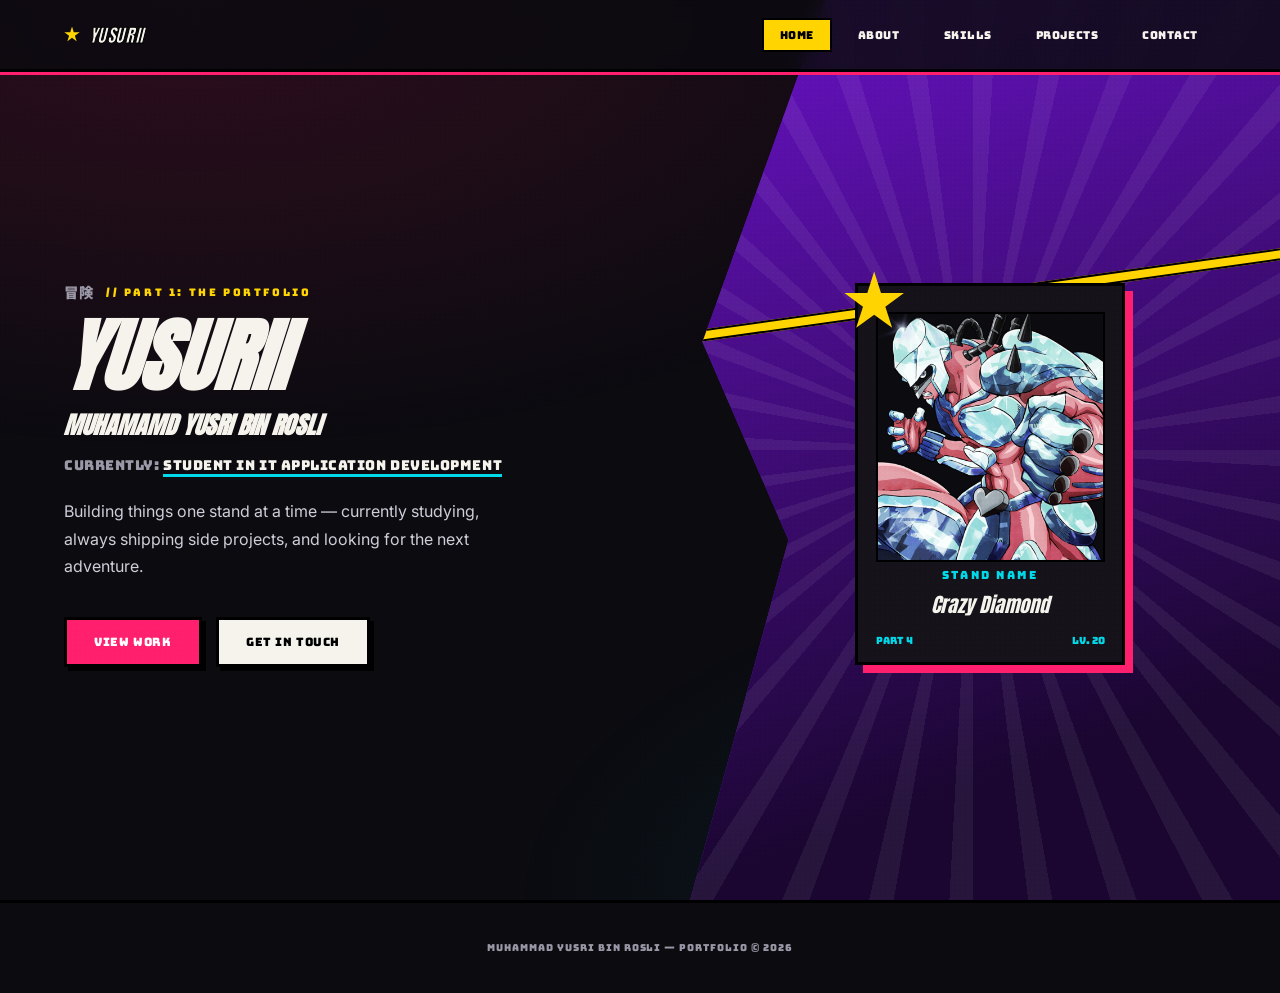
<file: index.html>
<!DOCTYPE html>
<html lang="en">
<head>
<meta charset="UTF-8">
<meta name="viewport" content="width=device-width, initial-scale=1.0">
<title>Yusurii - Home </title>
<link rel="preconnect" href="https://fonts.googleapis.com">
<link href="https://fonts.googleapis.com/css2?family=Anton&family=Bungee&family=Inter:wght@400;500;600;700&family=Noto+Sans+JP:wght@700;900&display=swap" rel="stylesheet">
<link rel="stylesheet" href="style.css">
</head>
<body>

<div class="grain"></div>

<!-- ============================================================
     NAV — same block is copy-pasted on every page.
     If you rename a page, update its href here AND on every
     other page's nav block, and move class="active" to match.
============================================================= -->
<nav>
  <div class="logo"><span class="mark"></span>YUSURII</div>
  <div class="navlinks">
    <a href="index.html" class="active">Home</a>
    <a href="about.html">About</a>
    <a href="skills.html">Skills</a>
    <a href="projects.html">Projects</a>
    <a href="contact.html">Contact</a>
  </div>
</nav>

<!-- ============================================================
     HERO — the big introduction section.
     EDIT: your name is split across 3 lines in the <h1> below.
     EDIT: "Currently: Student" — change to your current status.
     EDIT: the paragraph under hero-desc — your intro blurb.
     EDIT: the two button links if you want them to go elsewhere.
============================================================= -->
<section class="hero">
  <div class="hero-slash"><div class="bar"></div></div>
  <div class="hero-inner">
    <div class="hero-text">
      <span class="eyebrow"><span class="jp">冒険</span> // Part 1: The Portfolio</span>
      <h1>Yusurii</h1><br>
      <h2>Muhamamd Yusri Bin Rosli</h2>
      <div class="hero-role">Currently: <span>Student in IT APPLICATION DEVELOPMENT</span></div>
      <p class="hero-desc">Building things one stand at a time — currently studying, always shipping side projects, and looking for the next adventure.</p>
      <div class="hero-cta">
        <a href="projects.html" class="btn solid">View Work</a>
        <a href="contact.html" class="btn ghost">Get In Touch</a>
      </div>
    </div>
    <!-- Decorative "stand card" — purely visual, no need to edit -->
    <div class="hero-card">
      <div class="star"></div>
      <div class="hero-card-photo-img"><img src="CrazyDiamond.png" alt="Crazy Diamond"></div>
      <div class="card-label">Stand Name</div>
      <div class="card-name">Crazy Diamond</div>
      <div class="card-num"><span>PART 4</span><span>LV. 20</span></div>
    </div>
  </div>
</section>

<footer>Muhammad Yusri Bin Rosli — Portfolio © 2026</footer>

<script>
  const io = new IntersectionObserver((entries)=>{
    entries.forEach(e=>{ if(e.isIntersecting) e.target.classList.add('in'); });
  },{threshold:0.15});
  document.querySelectorAll('[data-reveal]').forEach(el=>io.observe(el));

  document.getElementById('hamburgerBtn')?.addEventListener('click', ()=>{
    document.getElementById('navlinks').classList.toggle('open');
  });
  document.querySelectorAll('#navlinks a').forEach(link=>{
    link.addEventListener('click', ()=> document.getElementById('navlinks').classList.remove('open'));
  });
</script>

</body>
</html>
</file>
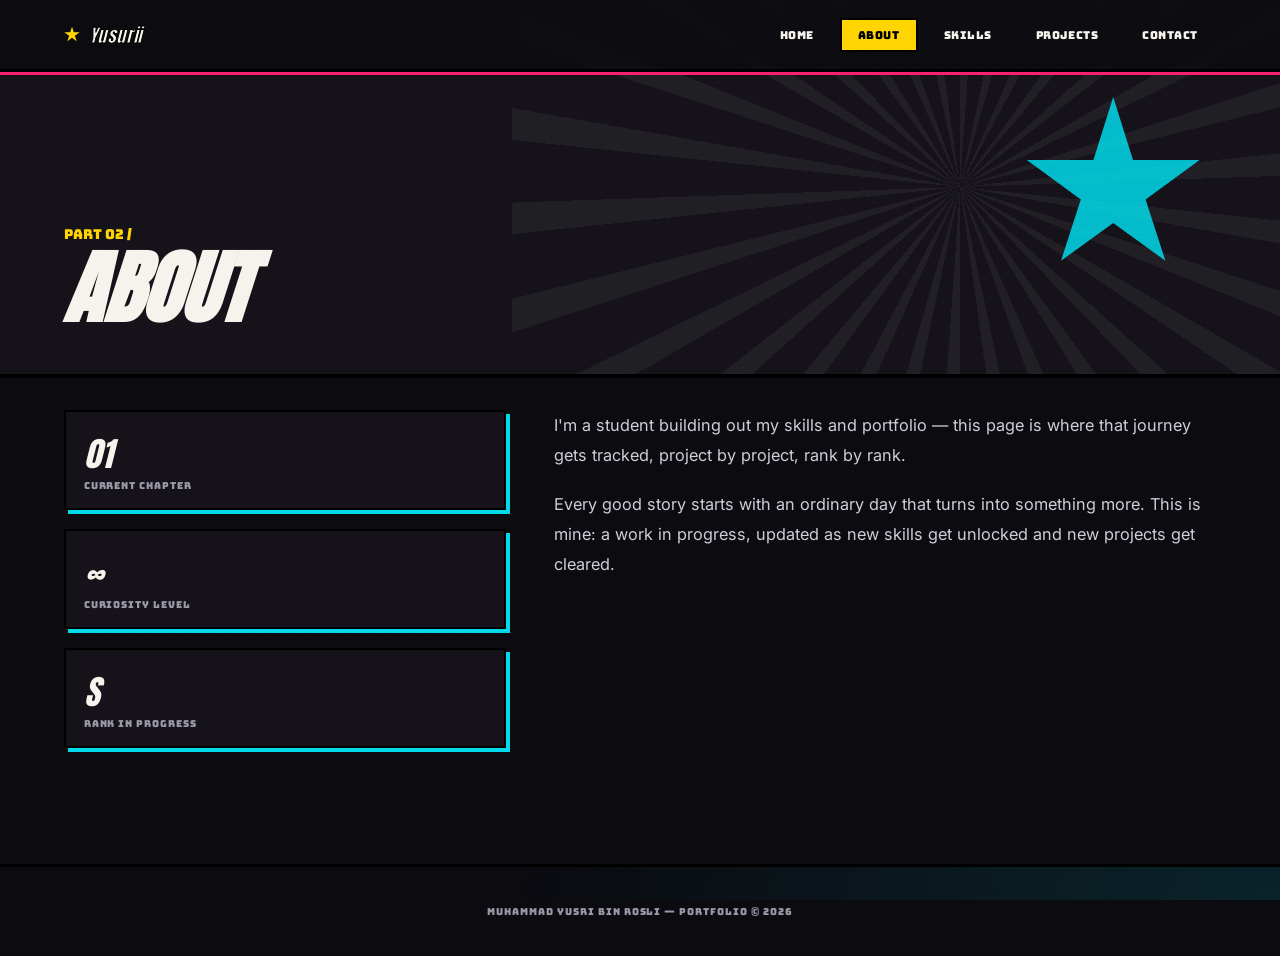
<file: about.html>
<!DOCTYPE html>
<html lang="en">
<head>
<meta charset="UTF-8">
<meta name="viewport" content="width=device-width, initial-scale=1.0">
<title>Yusurii - About</title>
<link rel="preconnect" href="https://fonts.googleapis.com">
<link href="https://fonts.googleapis.com/css2?family=Anton&family=Bungee&family=Inter:wght@400;500;600;700&family=Noto+Sans+JP:wght@700;900&display=swap" rel="stylesheet">
<link rel="stylesheet" href="style.css">
</head>
<body>

<div class="grain"></div>

<nav>
  <div class="logo"><span class="mark"></span>Yusurii</div>
  <div class="navlinks">
    <a href="index.html">Home</a>
    <a href="about.html" class="active">About</a>
    <a href="skills.html">Skills</a>
    <a href="projects.html">Projects</a>
    <a href="contact.html">Contact</a>
  </div>
</nav>

<div class="page-header">
  <div class="burst"></div>
  <div class="page-header-inner">
    <span class="num">PART 02 /</span>
    <h1>About</h1>
  </div>
</div>

<!-- ============================================================
     ABOUT SECTION
     EDIT: the 3 stat boxes below — put whatever short badges you
     want (school year, GPA, hours coded, whatever — keep it short,
     these are meant to read like stat cards, 1-3 characters/digits).
     EDIT: the two paragraphs in about-text — your real bio.
============================================================= -->
<section class="about page-content">
  <div class="about-grid">
    <div>
      <!-- Stat box 1 -->
      <div class="about-stat" data-reveal>
        <div class="n">01</div>
        <div class="l">Current Chapter</div>
      </div>
      <!-- Stat box 2 -->
      <div class="about-stat" data-reveal>
        <div class="n">∞</div>
        <div class="l">Curiosity Level</div>
      </div>
      <!-- Stat box 3 -->
      <div class="about-stat" data-reveal>
        <div class="n">S</div>
        <div class="l">Rank In Progress</div>
      </div>
    </div>
    <div class="about-text" data-reveal>
      <!-- Bio paragraph 1 — swap this out -->
      <p>I'm a student building out my skills and portfolio — this page is where that journey gets tracked, project by project, rank by rank.</p>
      <!-- Bio paragraph 2 — swap this out, or delete if one paragraph is enough -->
      <p>Every good story starts with an ordinary day that turns into something more. This is mine: a work in progress, updated as new skills get unlocked and new projects get cleared.</p>
    </div>
  </div>
</section>

<footer>Muhammad Yusri Bin Rosli — Portfolio © 2026</footer>

<script>
  const io = new IntersectionObserver((entries)=>{
    entries.forEach(e=>{ if(e.isIntersecting) e.target.classList.add('in'); });
  },{threshold:0.15});
  document.querySelectorAll('[data-reveal]').forEach(el=>io.observe(el));
</script>

</body>
</html>
</file>
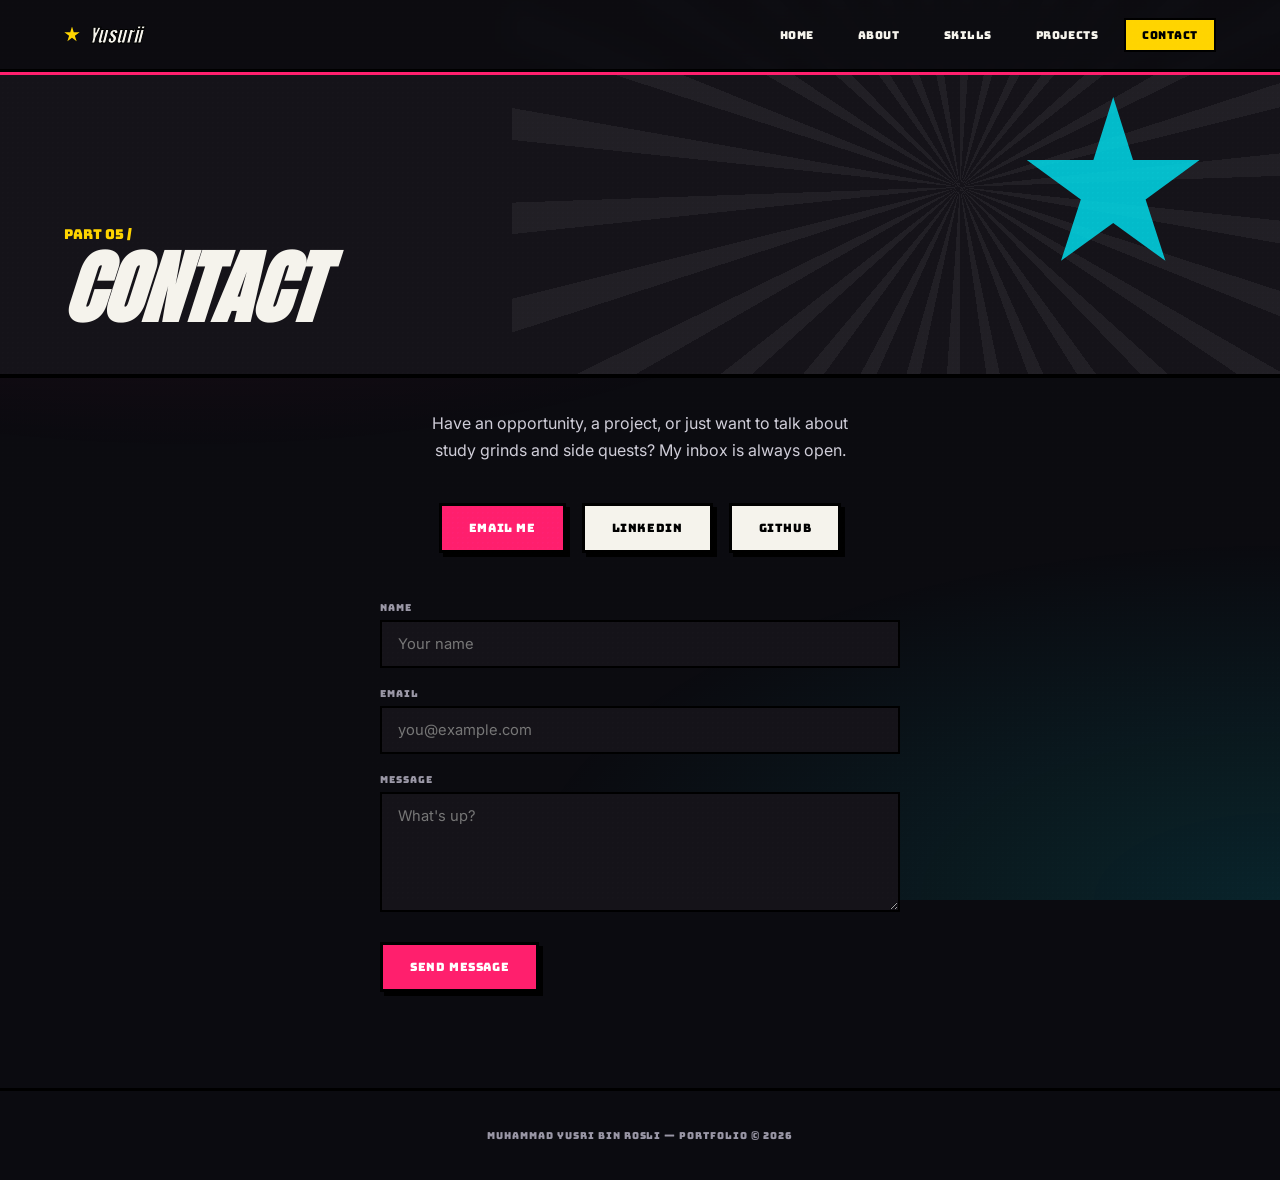
<file: contact.html>
<!DOCTYPE html>
<html lang="en">
<head>
<meta charset="UTF-8">
<meta name="viewport" content="width=device-width, initial-scale=1.0">
<title>Yusurii - Contact</title>
<link rel="preconnect" href="https://fonts.googleapis.com">
<link href="https://fonts.googleapis.com/css2?family=Anton&family=Bungee&family=Inter:wght@400;500;600;700&family=Noto+Sans+JP:wght@700;900&display=swap" rel="stylesheet">
<link rel="stylesheet" href="style.css">
</head>
<body>

<div class="grain"></div>

<nav>
  <div class="logo"><span class="mark"></span>Yusurii</div>
  <div class="navlinks">
    <a href="index.html">Home</a>
    <a href="about.html">About</a>
    <a href="skills.html">Skills</a>
    <a href="projects.html">Projects</a>
    <a href="contact.html" class="active">Contact</a>
  </div>
</nav>

<div class="page-header">
  <div class="burst"></div>
  <div class="page-header-inner">
    <span class="num">PART 05 /</span>
    <h1>Contact</h1>
  </div>
</div>

<!-- ============================================================
     CONTACT SECTION
     EDIT: the intro paragraph below.
     EDIT: the mailto link — replace your.email@example.com with
     your real email.
     EDIT: the LinkedIn / GitHub href="#" links with your real
     profile URLs.

     Note on the form further down: it's a placeholder only — it
     doesn't actually send anything yet, since a plain HTML page
     can't send email by itself. If you want it to really work,
     tell me and I'll wire it up to a form service (e.g. Formspree)
     or turn it into a plain mailto link instead.
============================================================= -->
<section class="contact page-content">
  <p class="hero-desc" data-reveal style="margin-left:auto;margin-right:auto;">Have an opportunity, a project, or just want to talk about study grinds and side quests? My inbox is always open.</p>

  <div class="contact-links" data-reveal style="margin-top:2rem;">
    <a href="mailto:your.email@example.com" class="btn solid">Email Me</a>
    <a href="#" class="btn ghost">LinkedIn</a>
    <a href="#" class="btn ghost">GitHub</a>
  </div>

  <!-- Placeholder contact form — visual only for now, see note above -->
  <form class="contact-form" data-reveal style="margin-top:3rem;">
    <label for="name">Name</label>
    <input type="text" id="name" name="name" placeholder="Your name">

    <label for="email">Email</label>
    <input type="email" id="email" name="email" placeholder="you@example.com">

    <label for="message">Message</label>
    <textarea id="message" name="message" placeholder="What's up?"></textarea>

    <button type="submit" class="btn solid">Send Message</button>
  </form>

</section>

<footer>Muhammad Yusri Bin Rosli — Portfolio © 2026</footer>

<script>
  const io = new IntersectionObserver((entries)=>{
    entries.forEach(e=>{ if(e.isIntersecting) e.target.classList.add('in'); });
  },{threshold:0.15});
  document.querySelectorAll('[data-reveal]').forEach(el=>io.observe(el));

  document.getElementById('hamburgerBtn')?.addEventListener('click', ()=>{
    document.getElementById('navlinks').classList.toggle('open');
  });
  document.querySelectorAll('#navlinks a').forEach(link=>{
    link.addEventListener('click', ()=> document.getElementById('navlinks').classList.remove('open'));
  });
</script>

</body>
</html>
</file>
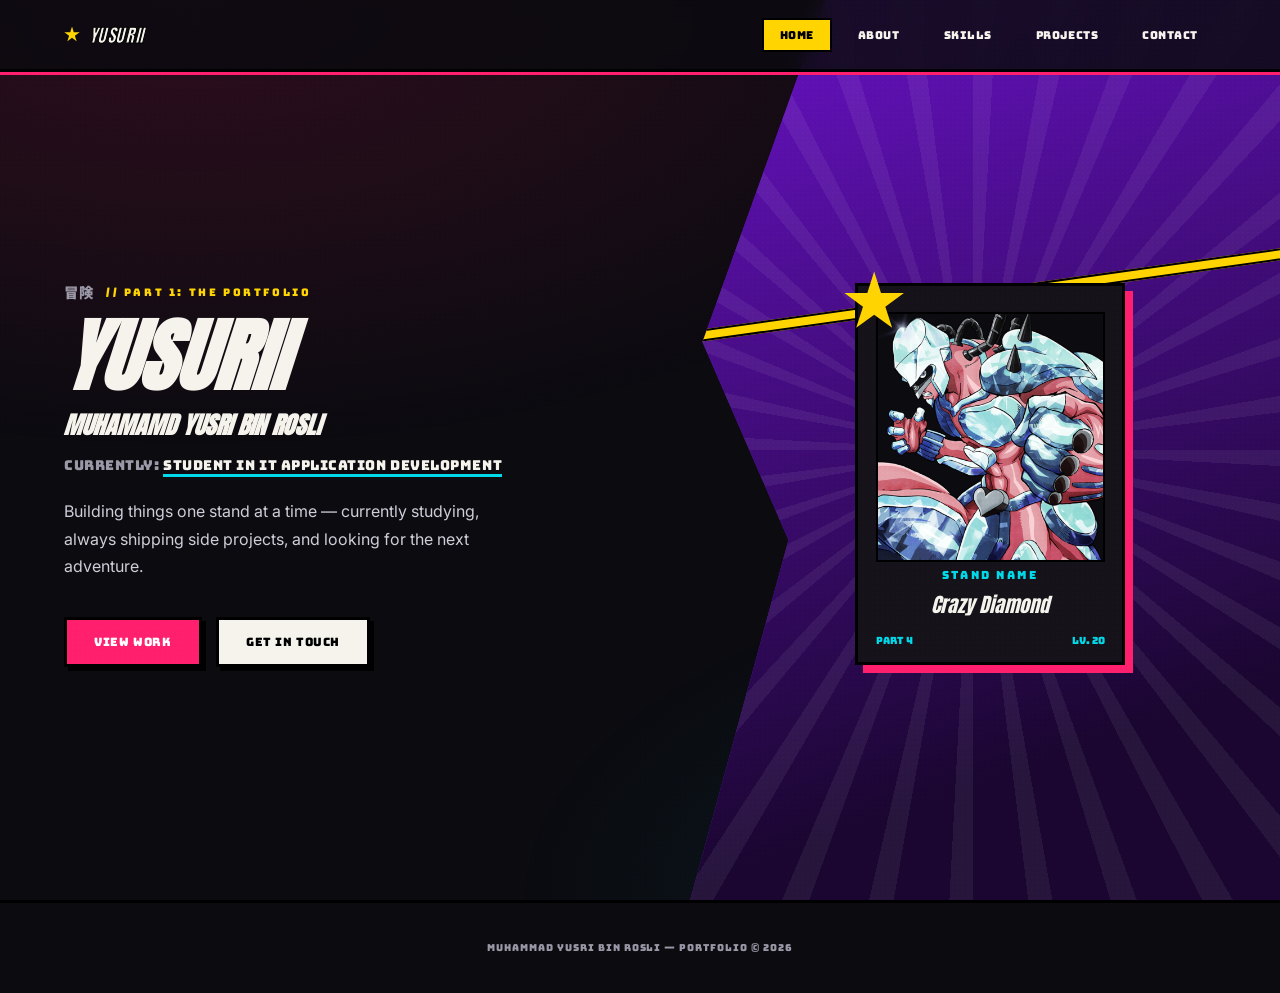
<file: home.html>
<!DOCTYPE html>
<html lang="en">
<head>
<meta charset="UTF-8">
<meta name="viewport" content="width=device-width, initial-scale=1.0">
<title>Muhammad Yusri Bin Rosli — Portfolio</title>
<link rel="preconnect" href="https://fonts.googleapis.com">
<link href="https://fonts.googleapis.com/css2?family=Anton&family=Bungee&family=Inter:wght@400;500;600;700&family=Noto+Sans+JP:wght@700;900&display=swap" rel="stylesheet">
<link rel="stylesheet" href="style.css">
</head>
<body>

<div class="grain"></div>

<!-- ============================================================
     NAV — same block is copy-pasted on every page.
     If you rename a page, update its href here AND on every
     other page's nav block, and move class="active" to match.
============================================================= -->
<nav>
  <div class="logo"><span class="mark"></span>YUSURII</div>
  <div class="navlinks">
    <a href="index.html" class="active">Home</a>
    <a href="about.html">About</a>
    <a href="skills.html">Skills</a>
    <a href="projects.html">Projects</a>
    <a href="contact.html">Contact</a>
  </div>
</nav>

<!-- ============================================================
     HERO — the big introduction section.
     EDIT: your name is split across 3 lines in the <h1> below.
     EDIT: "Currently: Student" — change to your current status.
     EDIT: the paragraph under hero-desc — your intro blurb.
     EDIT: the two button links if you want them to go elsewhere.
============================================================= -->
<section class="hero">
  <div class="hero-slash"><div class="bar"></div></div>
  <div class="hero-inner">
    <div class="hero-text">
      <span class="eyebrow"><span class="jp">冒険</span> // Part 1: The Portfolio</span>
      <h1>Yusurii</h1><br>
      <h2>Muhamamd Yusri Bin Rosli</h2>
      <div class="hero-role">Currently: <span>Student in IT APPLICATION DEVELOPMENT</span></div>
      <p class="hero-desc">Building things one stand at a time — currently studying, always shipping side projects, and looking for the next adventure.</p>
      <div class="hero-cta">
        <a href="projects.html" class="btn solid">View Work</a>
        <a href="contact.html" class="btn ghost">Get In Touch</a>
      </div>
    </div>
    <!-- Decorative "stand card" — purely visual, no need to edit -->
    <div class="hero-card">
      <div class="star"></div>
      <div class="hero-card-photo-img"><img src="CrazyDiamond.png" alt="Crazy Diamond"></div>
      <div class="card-label">Stand Name</div>
      <div class="card-name">Crazy Diamond</div>
      <div class="card-num"><span>PART 4</span><span>LV. 20</span></div>
    </div>
  </div>
</section>

<footer>Muhammad Yusri Bin Rosli — Portfolio © 2026</footer>

<script>
  const io = new IntersectionObserver((entries)=>{
    entries.forEach(e=>{ if(e.isIntersecting) e.target.classList.add('in'); });
  },{threshold:0.15});
  document.querySelectorAll('[data-reveal]').forEach(el=>io.observe(el));
</script>

</body>
</html>
</file>
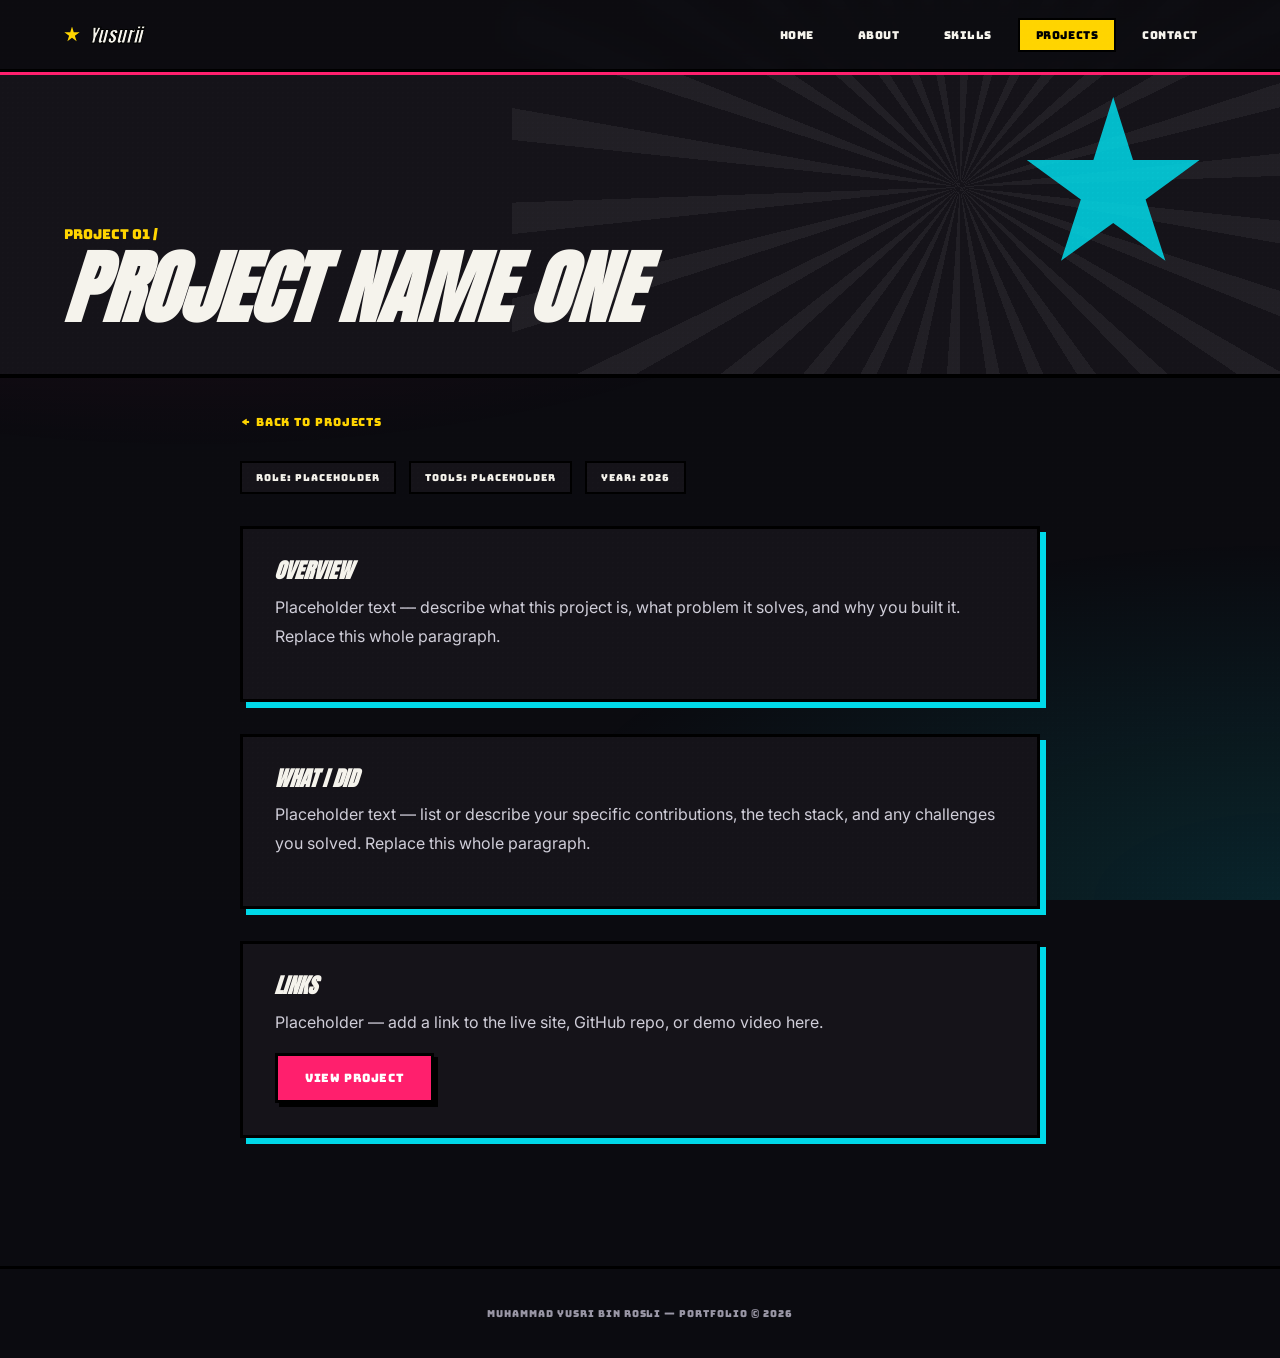
<file: project1.html>
<!DOCTYPE html>
<html lang="en">
<head>
<meta charset="UTF-8">
<meta name="viewport" content="width=device-width, initial-scale=1.0">
<title>Yusurii - Project 1</title> <!-- Change project name when adding projects -->
<link rel="preconnect" href="https://fonts.googleapis.com">
<link href="https://fonts.googleapis.com/css2?family=Anton&family=Bungee&family=Inter:wght@400;500;600;700&family=Noto+Sans+JP:wght@700;900&display=swap" rel="stylesheet">
<link rel="stylesheet" href="style.css">
</head>
<body>

<div class="grain"></div>

<nav>
  <div class="logo"><span class="mark"></span>Yusurii</div>
  <div class="navlinks">
    <a href="index.html">Home</a>
    <a href="about.html">About</a>
    <a href="skills.html">Skills</a>
    <a href="projects.html" class="active">Projects</a>
    <a href="contact.html">Contact</a>
  </div>
</nav>

<div class="page-header">
  <div class="burst"></div>
  <div class="page-header-inner">
    <span class="num">PROJECT 01 /</span>
    <!-- EDIT: project title -->
    <h1>Project Name One</h1>
  </div>
</div>

<!-- ============================================================
     PROJECT DETAIL — this whole section is a template.
     EDIT everything marked below. Delete any body-block you
     don't need, or copy one to add more sections (e.g. a second
     "Screenshots" or "Results" block).
============================================================= -->
<section class="page-content">
  <div class="project-detail">

    <a href="projects.html" class="back-link">← Back to Projects</a>

    <!-- EDIT: quick facts about the project — role, tools used, year, etc.
         Add/remove <span> tags as needed. -->
    <div class="meta">
      <span>Role: Placeholder</span>
      <span>Tools: Placeholder</span>
      <span>Year: 2026</span>
    </div>

    <!-- EDIT: the overview block — what the project is and why you made it -->
    <div class="body-block">
      <h3>Overview</h3>
      <p>Placeholder text — describe what this project is, what problem it solves, and why you built it. Replace this whole paragraph.</p>
    </div>

    <!-- EDIT: what you actually did / built -->
    <div class="body-block">
      <h3>What I Did</h3>
      <p>Placeholder text — list or describe your specific contributions, the tech stack, and any challenges you solved. Replace this whole paragraph.</p>
    </div>

    <!-- EDIT: link out to the live project / repo, or delete this block if not applicable -->
    <div class="body-block">
      <h3>Links</h3>
      <p>Placeholder — add a link to the live site, GitHub repo, or demo video here.</p>
      <a href="#" class="btn solid">View Project</a>
    </div>

  </div>
</section>

<footer>Muhammad Yusri Bin Rosli — Portfolio © 2026</footer>
  
<script>
  const io = new IntersectionObserver((entries)=>{
    entries.forEach(e=>{ if(e.isIntersecting) e.target.classList.add('in'); });
  },{threshold:0.15});
  document.querySelectorAll('[data-reveal]').forEach(el=>io.observe(el));

  document.getElementById('hamburgerBtn')?.addEventListener('click', ()=>{
    document.getElementById('navlinks').classList.toggle('open');
  });
  document.querySelectorAll('#navlinks a').forEach(link=>{
    link.addEventListener('click', ()=> document.getElementById('navlinks').classList.remove('open'));
  });
</script>
  
</body>
</html>
</file>
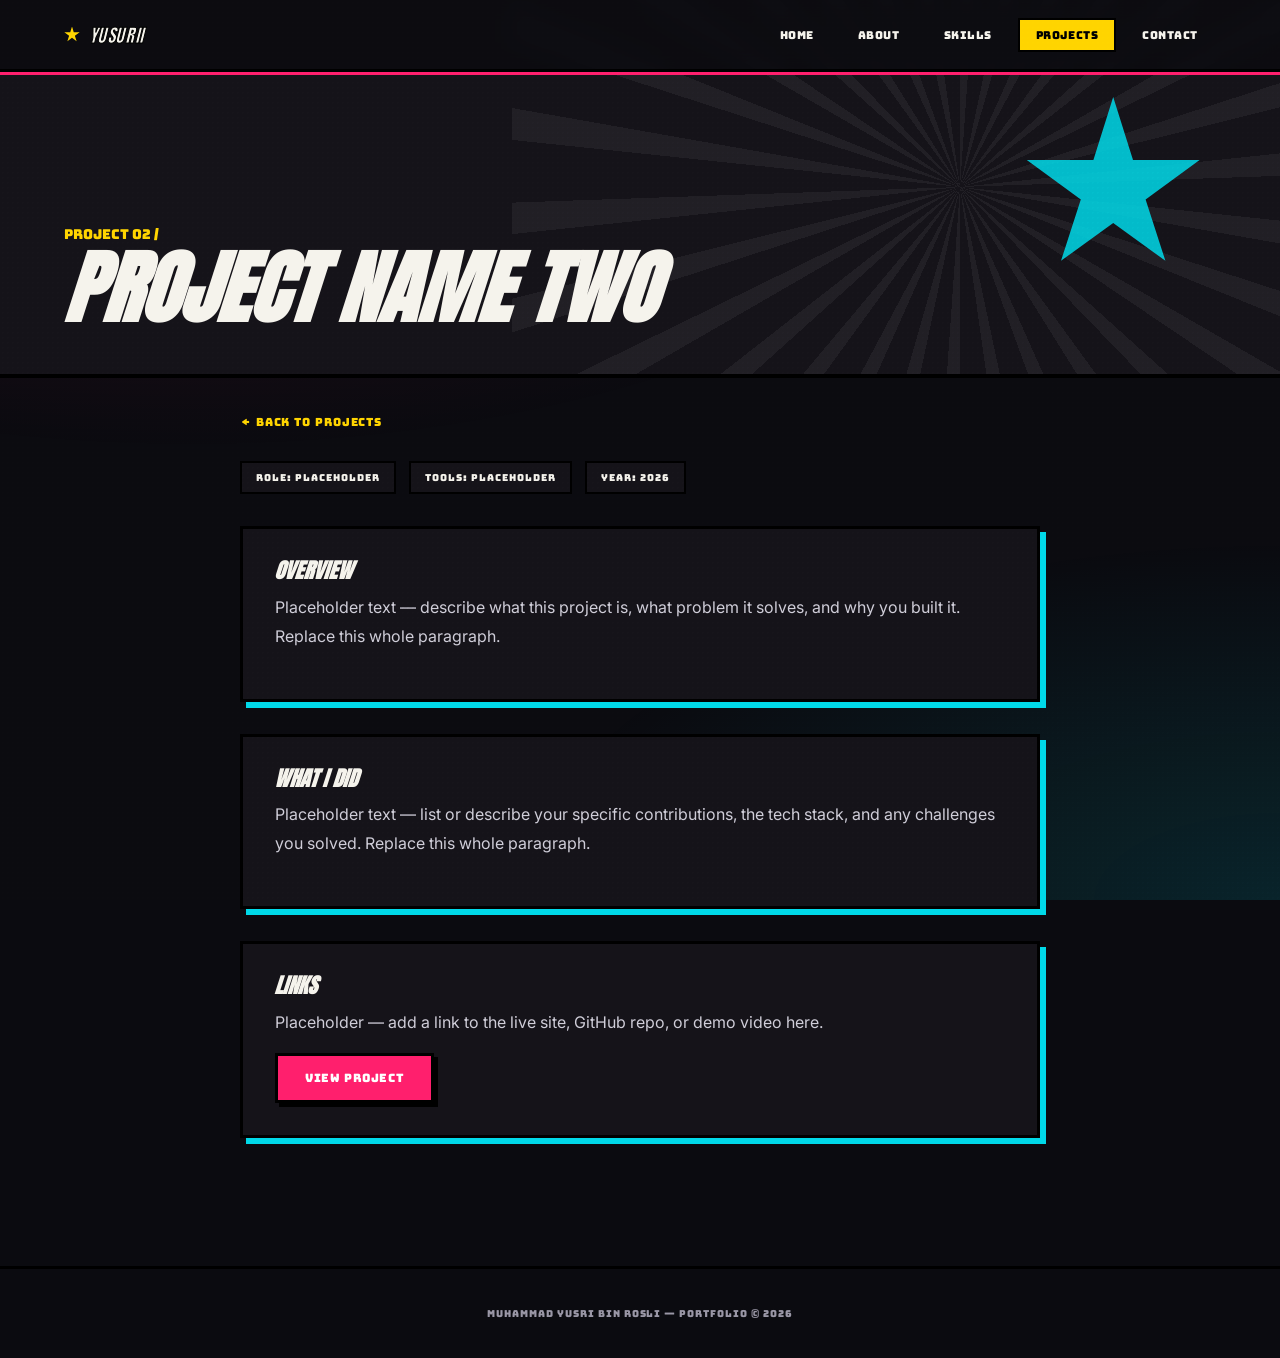
<file: project2.html>
<!DOCTYPE html>
<html lang="en">
<head>
<meta charset="UTF-8">
<meta name="viewport" content="width=device-width, initial-scale=1.0">
<title>Yusurii - Project 2</title>
<link rel="preconnect" href="https://fonts.googleapis.com">
<link href="https://fonts.googleapis.com/css2?family=Anton&family=Bungee&family=Inter:wght@400;500;600;700&family=Noto+Sans+JP:wght@700;900&display=swap" rel="stylesheet">
<link rel="stylesheet" href="style.css">
</head>
<body>

<div class="grain"></div>

<nav>
  <div class="logo"><span class="mark"></span>YUSURII</div>
  <div class="navlinks">
    <a href="index.html">Home</a>
    <a href="about.html">About</a>
    <a href="skills.html">Skills</a>
    <a href="projects.html" class="active">Projects</a>
    <a href="contact.html">Contact</a>
  </div>
</nav>

<div class="page-header">
  <div class="burst"></div>
  <div class="page-header-inner">
    <span class="num">PROJECT 02 /</span>
    <!-- EDIT: project title -->
    <h1>Project Name Two</h1>
  </div>
</div>

<!-- See project1.html for full comments on what each block below is for -->
<section class="page-content">
  <div class="project-detail">

    <a href="projects.html" class="back-link">← Back to Projects</a>

    <div class="meta">
      <span>Role: Placeholder</span>
      <span>Tools: Placeholder</span>
      <span>Year: 2026</span>
    </div>

    <div class="body-block">
      <h3>Overview</h3>
      <p>Placeholder text — describe what this project is, what problem it solves, and why you built it. Replace this whole paragraph.</p>
    </div>

    <div class="body-block">
      <h3>What I Did</h3>
      <p>Placeholder text — list or describe your specific contributions, the tech stack, and any challenges you solved. Replace this whole paragraph.</p>
    </div>

    <div class="body-block">
      <h3>Links</h3>
      <p>Placeholder — add a link to the live site, GitHub repo, or demo video here.</p>
      <a href="#" class="btn solid">View Project</a>
    </div>

  </div>
</section>

<footer>Muhammad Yusri Bin Rosli — Portfolio © 2026</footer>

<script>
  const io = new IntersectionObserver((entries)=>{
    entries.forEach(e=>{ if(e.isIntersecting) e.target.classList.add('in'); });
  },{threshold:0.15});
  document.querySelectorAll('[data-reveal]').forEach(el=>io.observe(el));

  document.getElementById('hamburgerBtn')?.addEventListener('click', ()=>{
    document.getElementById('navlinks').classList.toggle('open');
  });
  document.querySelectorAll('#navlinks a').forEach(link=>{
    link.addEventListener('click', ()=> document.getElementById('navlinks').classList.remove('open'));
  });
</script>

</body>
</html>
</file>
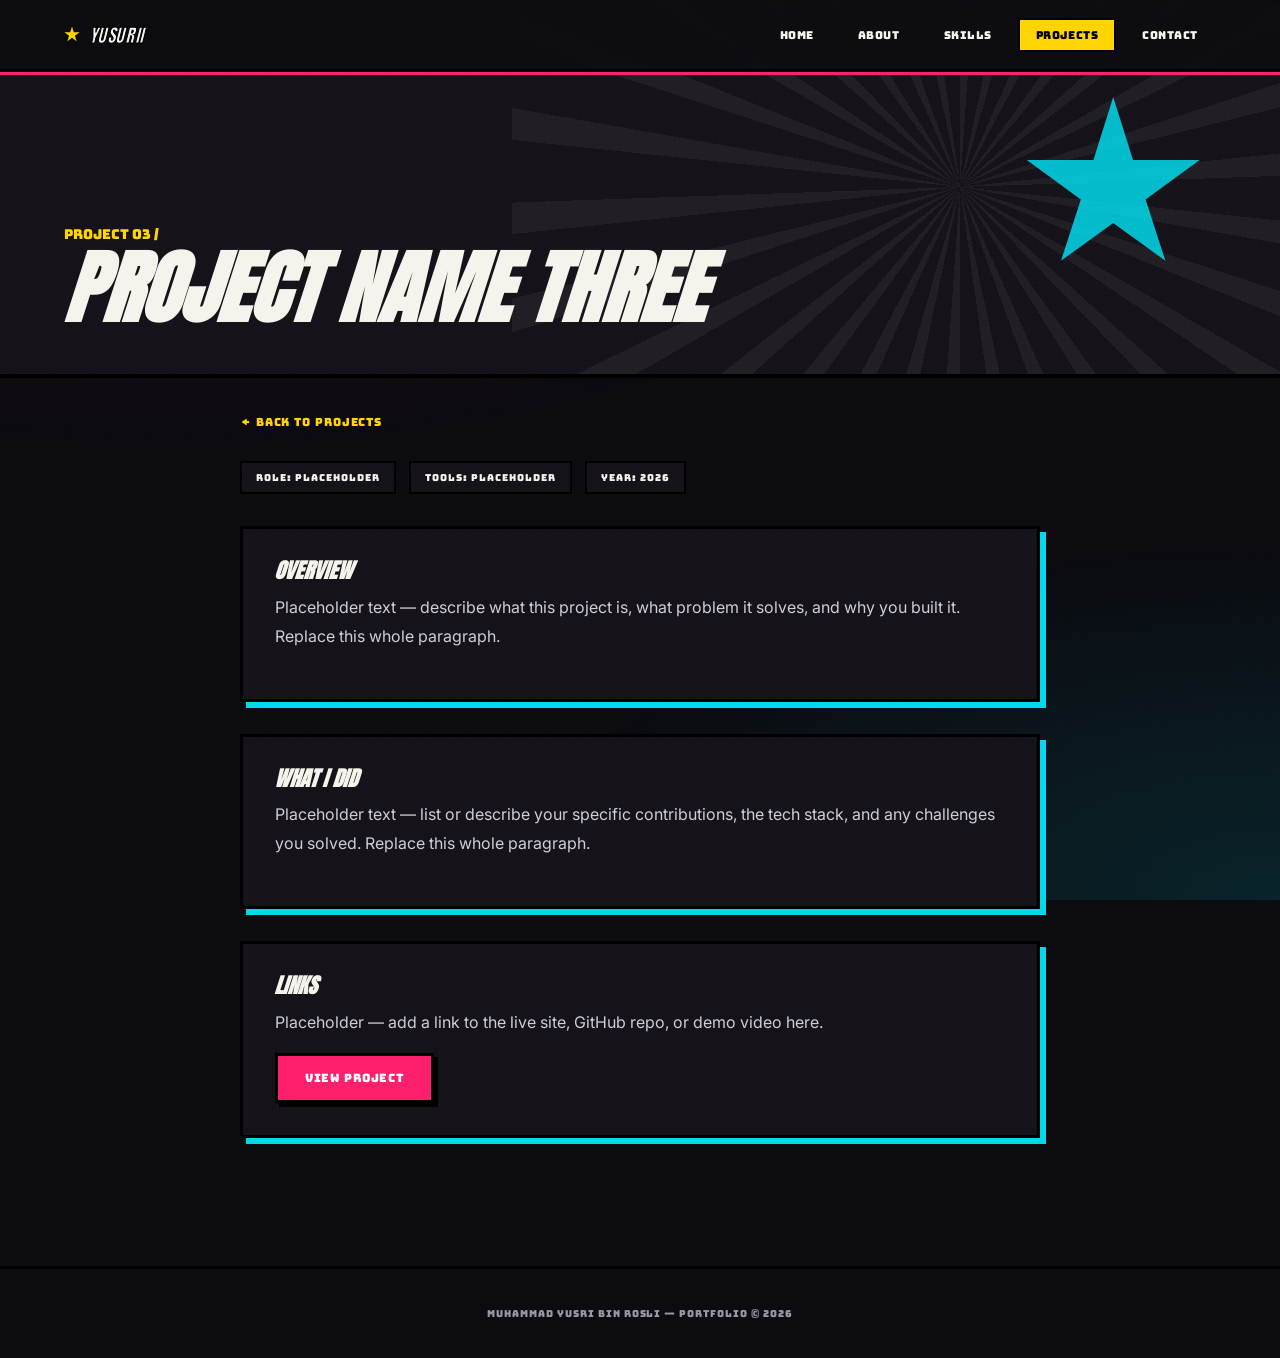
<file: project3.html>
<!DOCTYPE html>
<html lang="en">
<head>
<meta charset="UTF-8">
<meta name="viewport" content="width=device-width, initial-scale=1.0">
<title>Yusurii - Project3</title> <!-- change project name when adding -->
<link rel="preconnect" href="https://fonts.googleapis.com">
<link href="https://fonts.googleapis.com/css2?family=Anton&family=Bungee&family=Inter:wght@400;500;600;700&family=Noto+Sans+JP:wght@700;900&display=swap" rel="stylesheet">
<link rel="stylesheet" href="style.css">
</head>
<body>

<div class="grain"></div>

<nav>
  <div class="logo"><span class="mark"></span>YUSURII</div>
  <div class="navlinks">
    <a href="index.html">Home</a>
    <a href="about.html">About</a>
    <a href="skills.html">Skills</a>
    <a href="projects.html" class="active">Projects</a>
    <a href="contact.html">Contact</a>
  </div>
</nav>

<div class="page-header">
  <div class="burst"></div>
  <div class="page-header-inner">
    <span class="num">PROJECT 03 /</span>
    <!-- EDIT: project title -->
    <h1>Project Name Three</h1>
  </div>
</div>

<!-- See project1.html for full comments on what each block below is for -->
<section class="page-content">
  <div class="project-detail">

    <a href="projects.html" class="back-link">← Back to Projects</a>

    <div class="meta">
      <span>Role: Placeholder</span>
      <span>Tools: Placeholder</span>
      <span>Year: 2026</span>
    </div>

    <div class="body-block">
      <h3>Overview</h3>
      <p>Placeholder text — describe what this project is, what problem it solves, and why you built it. Replace this whole paragraph.</p>
    </div>

    <div class="body-block">
      <h3>What I Did</h3>
      <p>Placeholder text — list or describe your specific contributions, the tech stack, and any challenges you solved. Replace this whole paragraph.</p>
    </div>

    <div class="body-block">
      <h3>Links</h3>
      <p>Placeholder — add a link to the live site, GitHub repo, or demo video here.</p>
      <a href="#" class="btn solid">View Project</a>
    </div>

  </div>
</section>

<footer>Muhammad Yusri Bin Rosli — Portfolio © 2026</footer>

<script>
  const io = new IntersectionObserver((entries)=>{
    entries.forEach(e=>{ if(e.isIntersecting) e.target.classList.add('in'); });
  },{threshold:0.15});
  document.querySelectorAll('[data-reveal]').forEach(el=>io.observe(el));

  document.getElementById('hamburgerBtn')?.addEventListener('click', ()=>{
    document.getElementById('navlinks').classList.toggle('open');
  });
  document.querySelectorAll('#navlinks a').forEach(link=>{
    link.addEventListener('click', ()=> document.getElementById('navlinks').classList.remove('open'));
  });
</script>
  
</body>
</html>
</file>
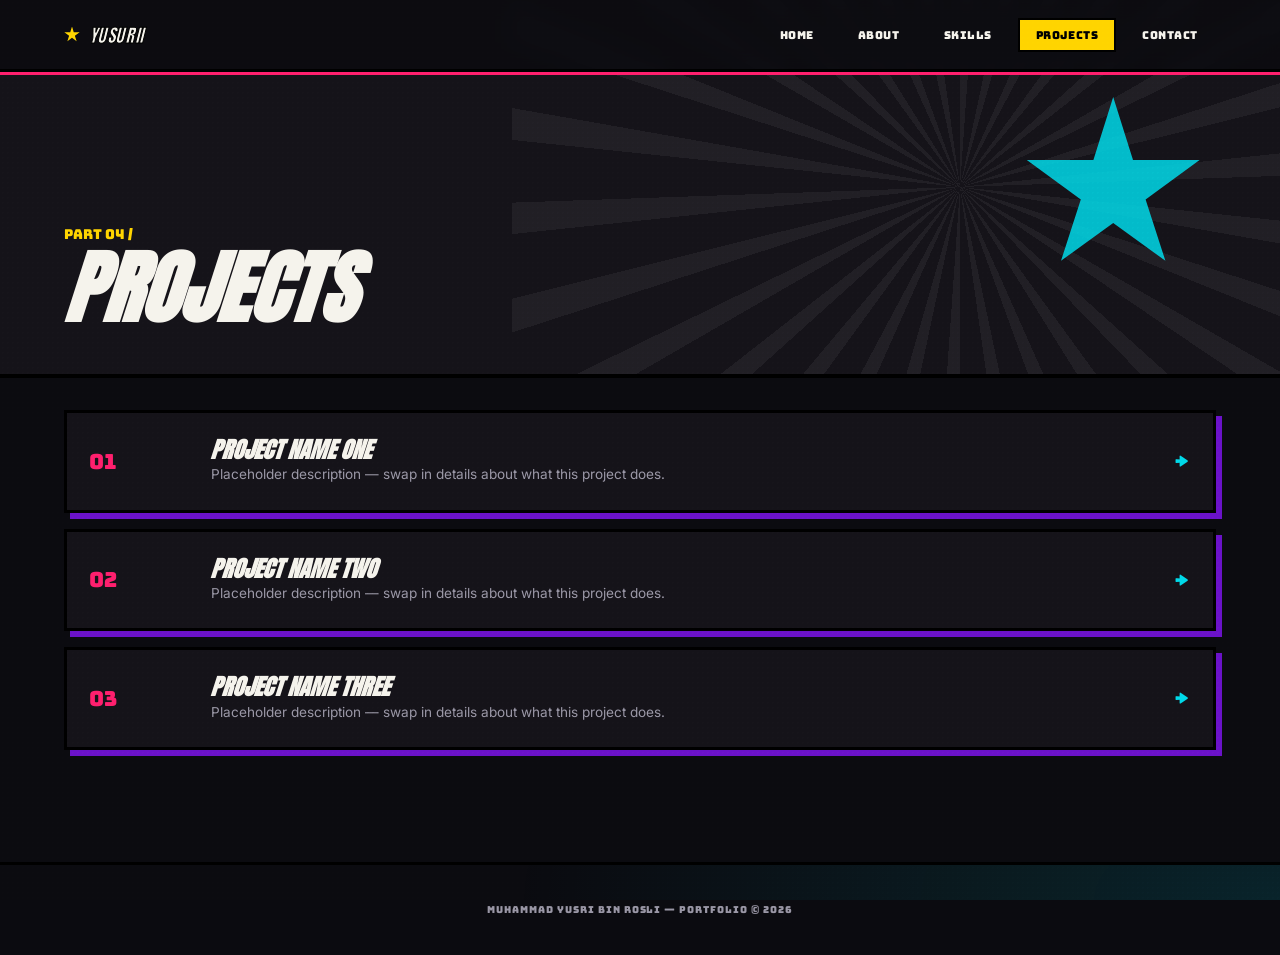
<file: projects.html>
<!DOCTYPE html>
<html lang="en">
<head>
<meta charset="UTF-8">
<meta name="viewport" content="width=device-width, initial-scale=1.0">
<title>Yusurii - Projects</title>
<link rel="preconnect" href="https://fonts.googleapis.com">
<link href="https://fonts.googleapis.com/css2?family=Anton&family=Bungee&family=Inter:wght@400;500;600;700&family=Noto+Sans+JP:wght@700;900&display=swap" rel="stylesheet">
<link rel="stylesheet" href="style.css">
</head>
<body>

<div class="grain"></div>

<nav>
  <div class="logo"><span class="mark"></span>YUSURII</div>
  <div class="navlinks">
    <a href="index.html">Home</a>
    <a href="about.html">About</a>
    <a href="skills.html">Skills</a>
    <a href="projects.html" class="active">Projects</a>
    <a href="contact.html">Contact</a>
  </div>
</nav>

<div class="page-header">
  <div class="burst"></div>
  <div class="page-header-inner">
    <span class="num">PART 04 /</span>
    <h1>Projects</h1>
  </div>
</div>

<!-- ============================================================
     PROJECTS LIST
     Each .proj row is a clickable card that links to its own page
     (project1.html, project2.html, project3.html). Clicking one
     takes you to that project's detail page.

     EDIT inside each row:
       <h3>          -> project name
       .desc text    -> one-line summary shown in the list
       href          -> which detail page it opens (only change
                        this if you rename/add detail page files)

     To add a project 4: duplicate project3.html as project4.html,
     then copy a whole <a class="proj">...</a> block below, change
     its "03" to "04" and point href to "project4.html".
============================================================= -->
<section class="projects page-content">
  <div class="proj-list" data-reveal>

    <!-- Project 1 -->
    <a href="project1.html" class="proj">
      <div class="idx">01</div>
      <div>
        <h3>Project Name One</h3>
        <div class="desc">Placeholder description — swap in details about what this project does.</div>
      </div>
      <div class="arrow">→</div>
    </a>

    <!-- Project 2 -->
    <a href="project2.html" class="proj">
      <div class="idx">02</div>
      <div>
        <h3>Project Name Two</h3>
        <div class="desc">Placeholder description — swap in details about what this project does.</div>
      </div>
      <div class="arrow">→</div>
    </a>

    <!-- Project 3 -->
    <a href="project3.html" class="proj">
      <div class="idx">03</div>
      <div>
        <h3>Project Name Three</h3>
        <div class="desc">Placeholder description — swap in details about what this project does.</div>
      </div>
      <div class="arrow">→</div>
    </a>

    <!-- Add more project rows here, pointing at new project4.html etc -->

  </div>
</section>

<footer>Muhammad Yusri Bin Rosli — Portfolio © 2026</footer>

<script>
  const io = new IntersectionObserver((entries)=>{
    entries.forEach(e=>{ if(e.isIntersecting) e.target.classList.add('in'); });
  },{threshold:0.15});
  document.querySelectorAll('[data-reveal]').forEach(el=>io.observe(el));

  document.getElementById('hamburgerBtn')?.addEventListener('click', ()=>{
    document.getElementById('navlinks').classList.toggle('open');
  });
  document.querySelectorAll('#navlinks a').forEach(link=>{
    link.addEventListener('click', ()=> document.getElementById('navlinks').classList.remove('open'));
  });
</script>

</body>
</html>
</file>
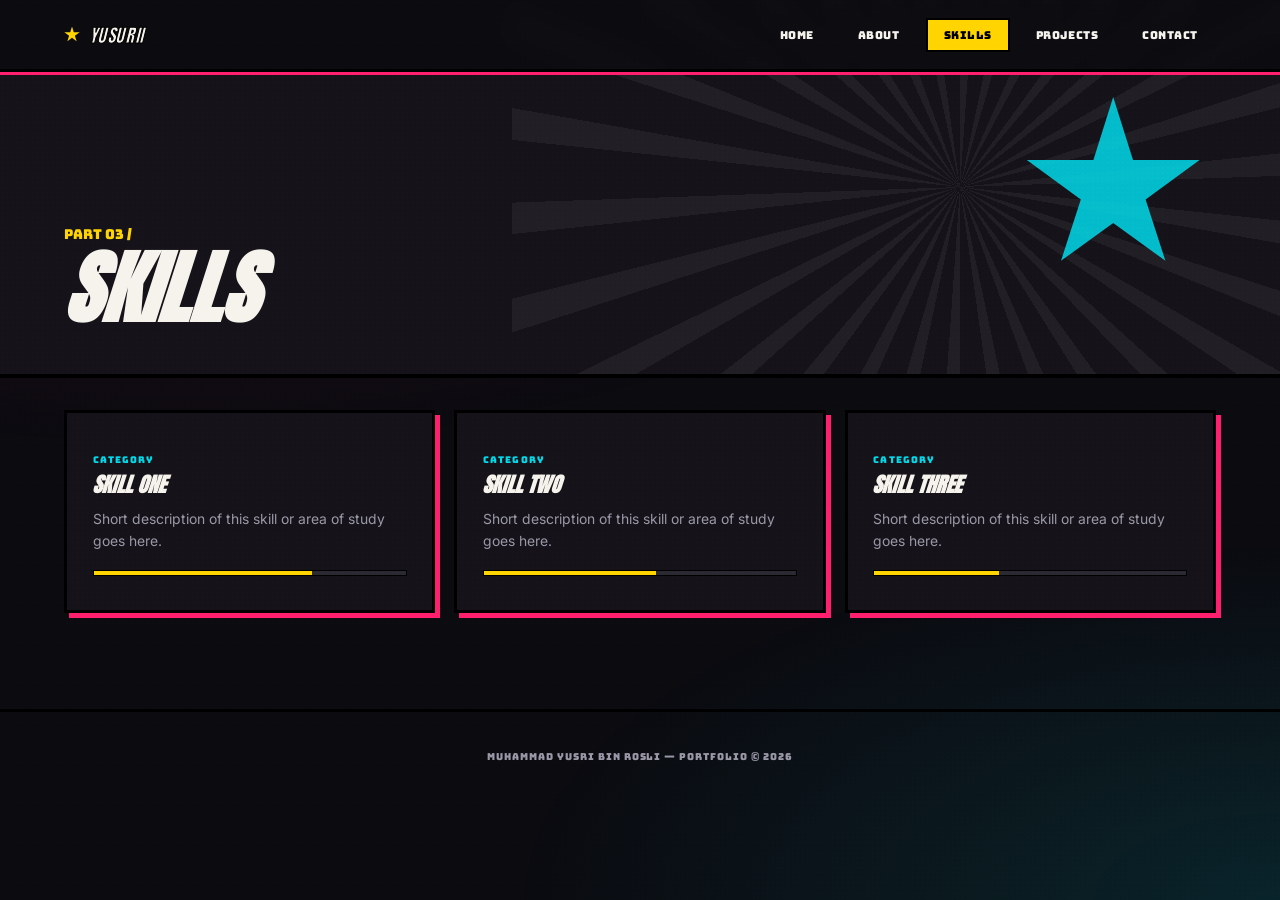
<file: skills.html>
<!DOCTYPE html>
<html lang="en">
<head>
<meta charset="UTF-8">
<meta name="viewport" content="width=device-width, initial-scale=1.0">
<title>Yusurii - Skills</title>
<link rel="preconnect" href="https://fonts.googleapis.com">
<link href="https://fonts.googleapis.com/css2?family=Anton&family=Bungee&family=Inter:wght@400;500;600;700&family=Noto+Sans+JP:wght@700;900&display=swap" rel="stylesheet">
<link rel="stylesheet" href="style.css">
</head>
<body>

<div class="grain"></div>

<nav>
  <div class="logo"><span class="mark"></span>YUSURII</div>
  <div class="navlinks">
    <a href="index.html">Home</a>
    <a href="about.html">About</a>
    <a href="skills.html" class="active">Skills</a>
    <a href="projects.html">Projects</a>
    <a href="contact.html">Contact</a>
  </div>
</nav>

<div class="page-header">
  <div class="burst"></div>
  <div class="page-header-inner">
    <span class="num">PART 03 /</span>
    <h1>Skills</h1>
  </div>
</div>

<!-- ============================================================
     SKILLS GRID
     Each .skill-card below is one skill. To add a new skill, copy
     an entire <div class="skill-card">...</div> block and paste it
     before </div> that closes .skills-grid. To remove one, delete
     its whole block.

     EDIT inside each card:
       .tag   -> a short category label (e.g. "Language", "Tool")
       <h3>   -> the skill name
       <p>    -> one line describing your level / experience
       width in the .bar span -> how "full" the bar looks, 0-100%
============================================================= -->
<section class="page-content">
  <div class="skills-grid" data-reveal>

    <!-- Skill card 1 -->
    <div class="skill-card">
      <span class="tag">Category</span>
      <h3>Skill One</h3>
      <p>Short description of this skill or area of study goes here.</p>
      <div class="bar"><span style="width:70%"></span></div>
    </div>

    <!-- Skill card 2 -->
    <div class="skill-card">
      <span class="tag">Category</span>
      <h3>Skill Two</h3>
      <p>Short description of this skill or area of study goes here.</p>
      <div class="bar"><span style="width:55%"></span></div>
    </div>

    <!-- Skill card 3 -->
    <div class="skill-card">
      <span class="tag">Category</span>
      <h3>Skill Three</h3>
      <p>Short description of this skill or area of study goes here.</p>
      <div class="bar"><span style="width:40%"></span></div>
    </div>

    <!-- Add more skill cards here by copying one of the blocks above -->

  </div>
</section>

<footer>Muhammad Yusri Bin Rosli — Portfolio © 2026</footer>

<script>
  const io = new IntersectionObserver((entries)=>{
    entries.forEach(e=>{ if(e.isIntersecting) e.target.classList.add('in'); });
  },{threshold:0.15});
  document.querySelectorAll('[data-reveal]').forEach(el=>io.observe(el));

  document.getElementById('hamburgerBtn')?.addEventListener('click', ()=>{
    document.getElementById('navlinks').classList.toggle('open');
  });
  document.querySelectorAll('#navlinks a').forEach(link=>{
    link.addEventListener('click', ()=> document.getElementById('navlinks').classList.remove('open'));
  });
</script>

</body>
</html>
</file>
<file: style.css>
/* ============================================================
   STYLE.CSS — shared by every page
   JOJO'S BIZARRE ADVENTURE THEME: comic panels, halftone dots,
   bold italic outlined type, offset-print color "misregistration".

   >>> EDIT ME FIRST: all colors are defined once below under
   :root — change a value there and it updates the whole site.
============================================================ */

:root{
  --ink:#0b0b10;         /* page background */
  --panel:#151319;       /* card/panel background */
  --pink:#ff1f6d;        /* primary accent */
  --cyan:#00d9e9;        /* secondary accent */
  --yellow:#ffd400;      /* highlight accent */
  --purple:#6a12c9;      /* deep accent */
  --paper:#f5f3ec;       /* off-white "manga page" text color */
  --grey:#9a97a6;
}
*{margin:0;padding:0;box-sizing:border-box;}
html{scroll-behavior:smooth;}
body{
  background:var(--ink);
  color:var(--paper);
  font-family:'Inter',sans-serif;
  overflow-x:hidden;
  position:relative;
}
::selection{background:var(--pink);color:#fff;}

/* halftone dot texture over the whole page — the classic comic-print look */
body::before{
  content:"";
  position:fixed;inset:0;
  pointer-events:none;
  z-index:9999;
  background-image:radial-gradient(rgba(255,255,255,0.06) 1px, transparent 1px);
  background-size:5px 5px;
  mix-blend-mode:overlay;
}
.grain{position:fixed;inset:0;z-index:-1;background:radial-gradient(ellipse 70% 50% at 15% 0%, rgba(255,31,109,0.15), transparent), radial-gradient(ellipse 60% 40% at 100% 100%, rgba(0,217,233,0.12), transparent);}

a{color:inherit;text-decoration:none;}

.eyebrow{
  font-family:'Bungee',cursive;
  font-size:.65rem;
  letter-spacing:.25em;
  text-transform:uppercase;
  color:var(--yellow);
  display:flex;align-items:center;gap:.7rem;
}
.jp{
  font-family:'Noto Sans JP',sans-serif;
  color:var(--grey);
  font-weight:900;
  font-size:.9rem;
  letter-spacing:.1em;
}

h1,h2,h3{
  font-family:'Anton',sans-serif;
  text-transform:uppercase;
  line-height:.92;
  font-style:italic;
  transform:skewX(-4deg);
}

/* ===== NAV ===== */
nav{
  position:fixed;
  top:0;
  left:0;
  right:0;
  z-index:1000;
  display:flex;
  justify-content:space-between;
  align-items:center;
  padding:1.1rem clamp(1.5rem,5vw,4rem);
  background:rgba(11,11,16,0.85);
  backdrop-filter:blur(10px);
  border-bottom:3px solid #000;
  box-shadow:0 3px 0 var(--pink);
}

.logo{
  font-family:'Anton',sans-serif;
  font-style:italic;
  font-size:1.15rem;
  letter-spacing:.03em;
  display:flex;
  align-items:center;
  gap:.55rem;
  -webkit-text-stroke:1px #000;
}

.logo .mark{
  width:16px;
  height:16px;
  background:var(--yellow);
  clip-path:polygon(50% 0%,61% 35%,98% 35%,68% 57%,79% 91%,50% 70%,21% 91%,32% 57%,2% 35%,39% 35%);
  display:inline-block;
}

.navlinks{
  display:flex;
  gap:.5rem;
  font-family:'Bungee',cursive;
  font-size:.68rem;
  letter-spacing:.05em;
  text-transform:uppercase;
}

.navlinks a{
  position:relative;
  padding:.5rem 1rem;
  border:2px solid transparent;
  transition:background .2s, color .2s, border-color .2s, transform .15s;
  display:inline-block;
}

.navlinks a:hover{
  background:var(--pink);
  color:#fff;
  border-color:#000;
  transform:translateY(-2px) rotate(-1deg);
}

.navlinks a.active{
  background:var(--yellow);
  color:#000;
  border-color:#000;
}

@media(max-width:780px){
  .navlinks{display:none;}
}

/* ===== PAGE HEADER (About / Skills / Projects / Contact banner) ===== */
.page-header{
  min-height:42vh;
  display:flex;
  align-items:flex-end;
  position:relative;
  padding:8rem clamp(1.5rem,5vw,4rem) 3rem;
  overflow:hidden;
  background:var(--panel);
  border-bottom:4px solid #000;
}

.page-header::before{
  content:"";
  position:absolute;
  top:-20%;
  right:-10%;
  width:70%;
  height:140%;
  background:repeating-conic-gradient(from 0deg, rgba(255,255,255,0.05) 0deg 4deg, transparent 4deg 12deg);
  z-index:0;
}

.page-header .burst{
  position:absolute;
  right:6%;
  top:50%;
  transform:translateY(-50%);
  width:180px;
  height:180px;
  background:var(--cyan);
  clip-path:polygon(50% 0%,61% 35%,98% 35%,68% 57%,79% 91%,50% 70%,21% 91%,32% 57%,2% 35%,39% 35%);
  opacity:.85;
  z-index:0;
}

.page-header-inner{
  position:relative;
  z-index:2;
}

.page-header .num{
  font-family:'Bungee',cursive;
  color:var(--yellow);
  font-size:.85rem;
}

.page-header h1{
  font-size:clamp(2.6rem,7vw,5rem);
  margin-top:.6rem;
}

/* ===== HERO (home page) ===== */
.hero{min-height:100vh;display:flex;align-items:center;position:relative;padding:7rem clamp(1.5rem,5vw,4rem) 4rem;}
.hero-slash{
  position:absolute;top:0;bottom:0;right:0;width:48%;
  background:var(--purple);
  clip-path:polygon(26% 0,100% 0,100% 100%,4% 100%,20% 60%,6% 38%);
  z-index:0;
}
.hero-slash::before{
  content:"";position:absolute;inset:0;
  background:
    repeating-conic-gradient(from 0deg at 50% 50%, rgba(255,255,255,0.06) 0deg 3deg, transparent 3deg 10deg),
    linear-gradient(160deg,var(--purple) 0%, #1a0630 80%);
}
.hero-slash .bar{
  position:absolute;left:-6%;top:30%;width:120%;height:12px;
  background:var(--yellow);
  border-top:2px solid #000;border-bottom:2px solid #000;
  transform:rotate(-8deg);
}
@media(max-width:900px){.hero-slash{display:none;}}

.hero-inner{display:grid;grid-template-columns:1.3fr .9fr;gap:3rem;width:100%;align-items:center;}
@media(max-width:900px){.hero-inner{grid-template-columns:1fr;}}

.hero-text{position:relative;z-index:2;}
.hero-text .eyebrow{margin-bottom:1.1rem;}
.hero-text h1{font-size:clamp(2.6rem,6.6vw,5rem);}
.hero-role{margin-top:1.3rem;font-family:'Bungee',cursive;font-size:.85rem;color:var(--grey);letter-spacing:.04em;}
.hero-role span{color:var(--paper);border-bottom:3px solid var(--cyan);}
.hero-desc{margin-top:1.5rem;max-width:460px;color:#cfcdd8;line-height:1.7;font-size:1rem;}
.hero-cta{margin-top:2.3rem;display:flex;gap:.9rem;flex-wrap:wrap;}

.btn{
  font-family:'Bungee',cursive;font-size:.72rem;letter-spacing:.05em;text-transform:uppercase;
  padding:.9rem 1.7rem;border:3px solid #000;
  transition:background .2s,color .2s,transform .15s;
  display:inline-block;
  box-shadow:4px 4px 0 #000;
}
.btn.solid{background:var(--pink);color:#fff;}
.btn.solid:hover{background:var(--yellow);color:#000;transform:translate(2px,2px);box-shadow:2px 2px 0 #000;}
.btn.ghost{background:var(--paper);color:#000;}
.btn.ghost:hover{background:var(--cyan);transform:translate(2px,2px);box-shadow:2px 2px 0 #000;}

/* ===== HERO CARD ===== */
.hero-card-wrap{
  position:relative;
  z-index:2;
  justify-self:center;
  width:min(270px,80vw);
  animation:float 5.5s ease-in-out infinite;
}

@keyframes float{
  0%,100%{transform:translateY(0) rotate(-1.5deg);}
  50%{transform:translateY(-12px) rotate(1.5deg);}
}

.hero-card{
  position:relative;
  z-index:1;
  justify-self:center;
  width:min(270px,80vw);
  aspect-ratio:5/7;
  background:var(--panel);
  border:3px solid #000;
  box-shadow:8px 8px 0 var(--pink);
  padding:1.1rem 1.1rem .9rem;
  display:flex;
  flex-direction:column;
  justify-content:flex-start;
  gap:.4rem;
  overflow:visible;
  animation:float 5.5s ease-in-out infinite;
}

.star-badge{
  position:absolute;
  top:1rem;
  left:1rem;
  z-index:2;
}

.hero-card .star{
  position:absolute;
  top:-15px;
  left:-15px;
  width:62px;
  height:62px;
  background:var(--yellow);
  clip-path:polygon(50% 0%,61% 35%,98% 35%,68% 57%,79% 91%,50% 70%,21% 91%,32% 57%,2% 35%,39% 35%);
  animation:spin 7s linear infinite;
  z-index:10;
}

@keyframes spin{
  0%{transform:translate(-10%, -10%) rotate(0deg);}
  100%{transform:translate(-10%, -10%) rotate(360deg);}
}

.hero-card-photo{
  flex:1;
  margin-top:2.6rem;
  background:
    repeating-linear-gradient(135deg, rgba(255,255,255,0.04) 0 10px, transparent 10px 20px),
    var(--ink);
  border:2px dashed var(--grey);
  display:flex;
  align-items:center;
  justify-content:center;
  text-align:center;
  font-family:'Bungee',cursive;
  font-size:.65rem;
  letter-spacing:.1em;
  color:var(--grey);
}

.hero-card-photo-img{
  position:relative;
  width:100%;
  height:250px;
  margin-top:.5rem;
  border:2px solid #000000;
  overflow:hidden;
  background:var(--ink);
}

.hero-card-photo-img img{
  display:block;
  width:100%;
  height:110%;
  object-fit:cover;
  object-position:center top;
  transform:translateY(-8%);
}

.card-caption{
  text-align:center;
  margin-top:.2rem;
}

.card-label,
.card-caption .card-label{
  font-family:'Bungee',cursive;
  font-size:.7rem;
  letter-spacing:.2em;
  text-align:center;
  color:var(--cyan);
  text-transform:uppercase;
}

.card-caption .card-name,
.hero-card .card-name{
  font-family:'Anton',sans-serif;
  font-style:italic;
  font-size:1.25rem;
  text-align:center;
  color:var(--paper);
}

.card-caption .card-name{
  margin-top:.2rem;
  font-size:1.8rem;
  line-height:.95;
}

.hero-card .card-num{
  font-family:'Bungee',cursive;
  font-size:.62rem;
  color:var(--cyan);
  display:flex;
  justify-content:space-between;
  margin-top:.5rem;
}


section{
  position:relative;
  z-index:1;
  padding:6rem clamp(1.5rem,5vw,4rem);
}

.page-content{
  padding-top:2rem;
}

.section-head{
  display:flex;
  align-items:baseline;
  gap:1.1rem;
  margin-bottom:3rem;
}

.section-head h2{
  font-size:clamp(2rem,4.5vw,3.1rem);
}

.section-head .num{
  font-family:'Bungee',cursive;
  color:var(--pink);
  font-size:.85rem;
}

/* ===== ABOUT ===== */
.about{
  background:var(--ink);
  position:relative;
}

.about-grid{
  display:grid;
  grid-template-columns:.8fr 1.2fr;
  gap:3rem;
}

@media(max-width:800px){
  .about-grid{grid-template-columns:1fr;}
}

.about-stat{
  padding:1rem 1.1rem;
  background:var(--panel);
  border:2px solid #000;
  margin-bottom:1.2rem;
  box-shadow:4px 4px 0 var(--cyan);
}

.about-stat .n{
  font-family:'Anton',sans-serif;
  font-style:italic;
  font-size:2.1rem;
  color:var(--paper);
}

.about-stat .l{
  font-family:'Bungee',cursive;
  font-size:.6rem;
  letter-spacing:.1em;
  color:var(--grey);
  text-transform:uppercase;
}

.about-text p{
  color:#cfcdd8;
  line-height:1.85;
  margin-bottom:1.15rem;
  font-size:1.02rem;
}

/* ===== SKILLS ===== */
.skills-grid{
  display:grid;
  grid-template-columns:repeat(auto-fit,minmax(220px,1fr));
  gap:1.2rem;
}

.skill-card{
  background:var(--panel);
  padding:2.1rem 1.6rem;
  border:3px solid #000;
  box-shadow:5px 5px 0 var(--pink);
  transition:transform .2s, box-shadow .2s;
  position:relative;
}

.skill-card:hover{
  transform:translate(-3px,-3px);
  box-shadow:8px 8px 0 var(--pink);
}

.skill-card .tag{
  font-family:'Bungee',cursive;
  font-size:.58rem;
  color:var(--cyan);
  letter-spacing:.12em;
}

.skill-card h3{
  font-size:1.28rem;
  margin:.6rem 0 .8rem;
}

.skill-card p{
  color:var(--grey);
  font-size:.87rem;
  line-height:1.6;
}

.bar{
  height:6px;
  background:#2a2830;
  margin-top:1.1rem;
  border:1px solid #000;
}

.bar span{
  display:block;
  height:100%;
  background:var(--yellow);
}

/* ===== PROJECTS (list) ===== */
.projects{
  background:var(--ink);
}

.proj{
  display:grid;
  grid-template-columns:90px 1fr auto;
  align-items:center;
  gap:2rem;
  padding:1.7rem 1.4rem;
  margin-bottom:1rem;
  background:var(--panel);
  border:3px solid #000;
  box-shadow:6px 6px 0 var(--purple);
  transition:transform .2s, box-shadow .2s;
  cursor:pointer;
}

.proj:hover{
  transform:translate(-4px,-4px);
  box-shadow:10px 10px 0 var(--purple);
}

.proj .idx{
  font-family:'Bungee',cursive;
  color:var(--pink);
  font-size:1.3rem;
}

.proj h3{
  font-size:1.4rem;
  font-family:'Anton',sans-serif;
  font-style:italic;
}

.proj .desc{
  font-family:'Inter',sans-serif;
  font-style:normal;
  font-size:.85rem;
  color:var(--grey);
  font-weight:400;
  text-transform:none;
  letter-spacing:0;
  margin-top:.35rem;
  transform:none;
}

.proj .arrow{
  font-family:'Bungee',cursive;
  color:var(--cyan);
  font-size:1.2rem;
  transition:transform .3s;
}

.proj:hover .arrow{
  transform:translateX(8px);
}

@media(max-width:700px){
  .proj{grid-template-columns:44px 1fr;}
  .proj .arrow{display:none;}
}

/* ===== PROJECT DETAIL PAGES ===== */
.project-detail{
  max-width:800px;
  margin:0 auto;
}

.project-detail .meta{
  display:flex;
  gap:.8rem;
  flex-wrap:wrap;
  margin-bottom:2rem;
}

.project-detail .meta span{
  font-family:'Bungee',cursive;
  font-size:.6rem;
  letter-spacing:.1em;
  text-transform:uppercase;
  padding:.5rem .9rem;
  background:var(--panel);
  border:2px solid #000;
}

.project-detail .body-block{
  background:var(--panel);
  border:3px solid #000;
  box-shadow:6px 6px 0 var(--cyan);
  padding:2rem;
  margin-bottom:2rem;
}

.project-detail .body-block p{
  color:#cfcdd8;
  line-height:1.8;
  margin-bottom:1rem;
}

.project-detail .body-block h3{
  font-size:1.3rem;
  margin-bottom:.8rem;
}

.back-link{
  font-family:'Bungee',cursive;
  font-size:.7rem;
  letter-spacing:.08em;
  text-transform:uppercase;
  color:var(--yellow);
  display:inline-flex;
  align-items:center;
  gap:.5rem;
  margin-bottom:2rem;
}

.back-link:hover{
  color:var(--pink);
}

/* ===== CONTACT ===== */
.contact{
  text-align:center;
}

.contact h2{
  font-size:clamp(2.2rem,5.8vw,4rem);
  margin-bottom:1.4rem;
}

.contact .hero-desc{
  margin:0 auto 2.4rem;
}

.contact-links{
  display:flex;
  justify-content:center;
  gap:1rem;
  flex-wrap:wrap;
}

.contact-form{
  max-width:520px;
  margin:0 auto;
  text-align:left;
}

.contact-form label{
  font-family:'Bungee',cursive;
  font-size:.6rem;
  letter-spacing:.1em;
  text-transform:uppercase;
  color:var(--grey);
  display:block;
  margin-bottom:.4rem;
  margin-top:1.2rem;
}

.contact-form input,
.contact-form textarea{
  width:100%;
  background:var(--panel);
  border:2px solid #000;
  color:var(--paper);
  padding:.8rem 1rem;
  font-family:'Inter',sans-serif;
  font-size:.92rem;
}

.contact-form textarea{
  min-height:120px;
  resize:vertical;
}

.contact-form button{
  margin-top:1.6rem;
}

footer{
  text-align:center;
  padding:2.4rem;
  font-family:'Bungee',cursive;
  font-size:.6rem;
  letter-spacing:.1em;
  color:var(--grey);
  text-transform:uppercase;
  border-top:3px solid #000;
}

/* ===== REVEAL ANIMATIONS ===== */
[data-reveal]{
  opacity:0;
  transform:translateY(22px);
  transition:opacity .7s ease, transform .7s ease;
}

[data-reveal].in{
  opacity:1;
  transform:translateY(0);
}

@media (prefers-reduced-motion: reduce){
  *{animation:none !important;transition:none !important;}
  [data-reveal]{opacity:1;transform:none;}
}

a:focus-visible,
button:focus-visible,
input:focus-visible,
textarea:focus-visible{
  outline:3px solid var(--cyan);
  outline-offset:2px;
}
</file>
